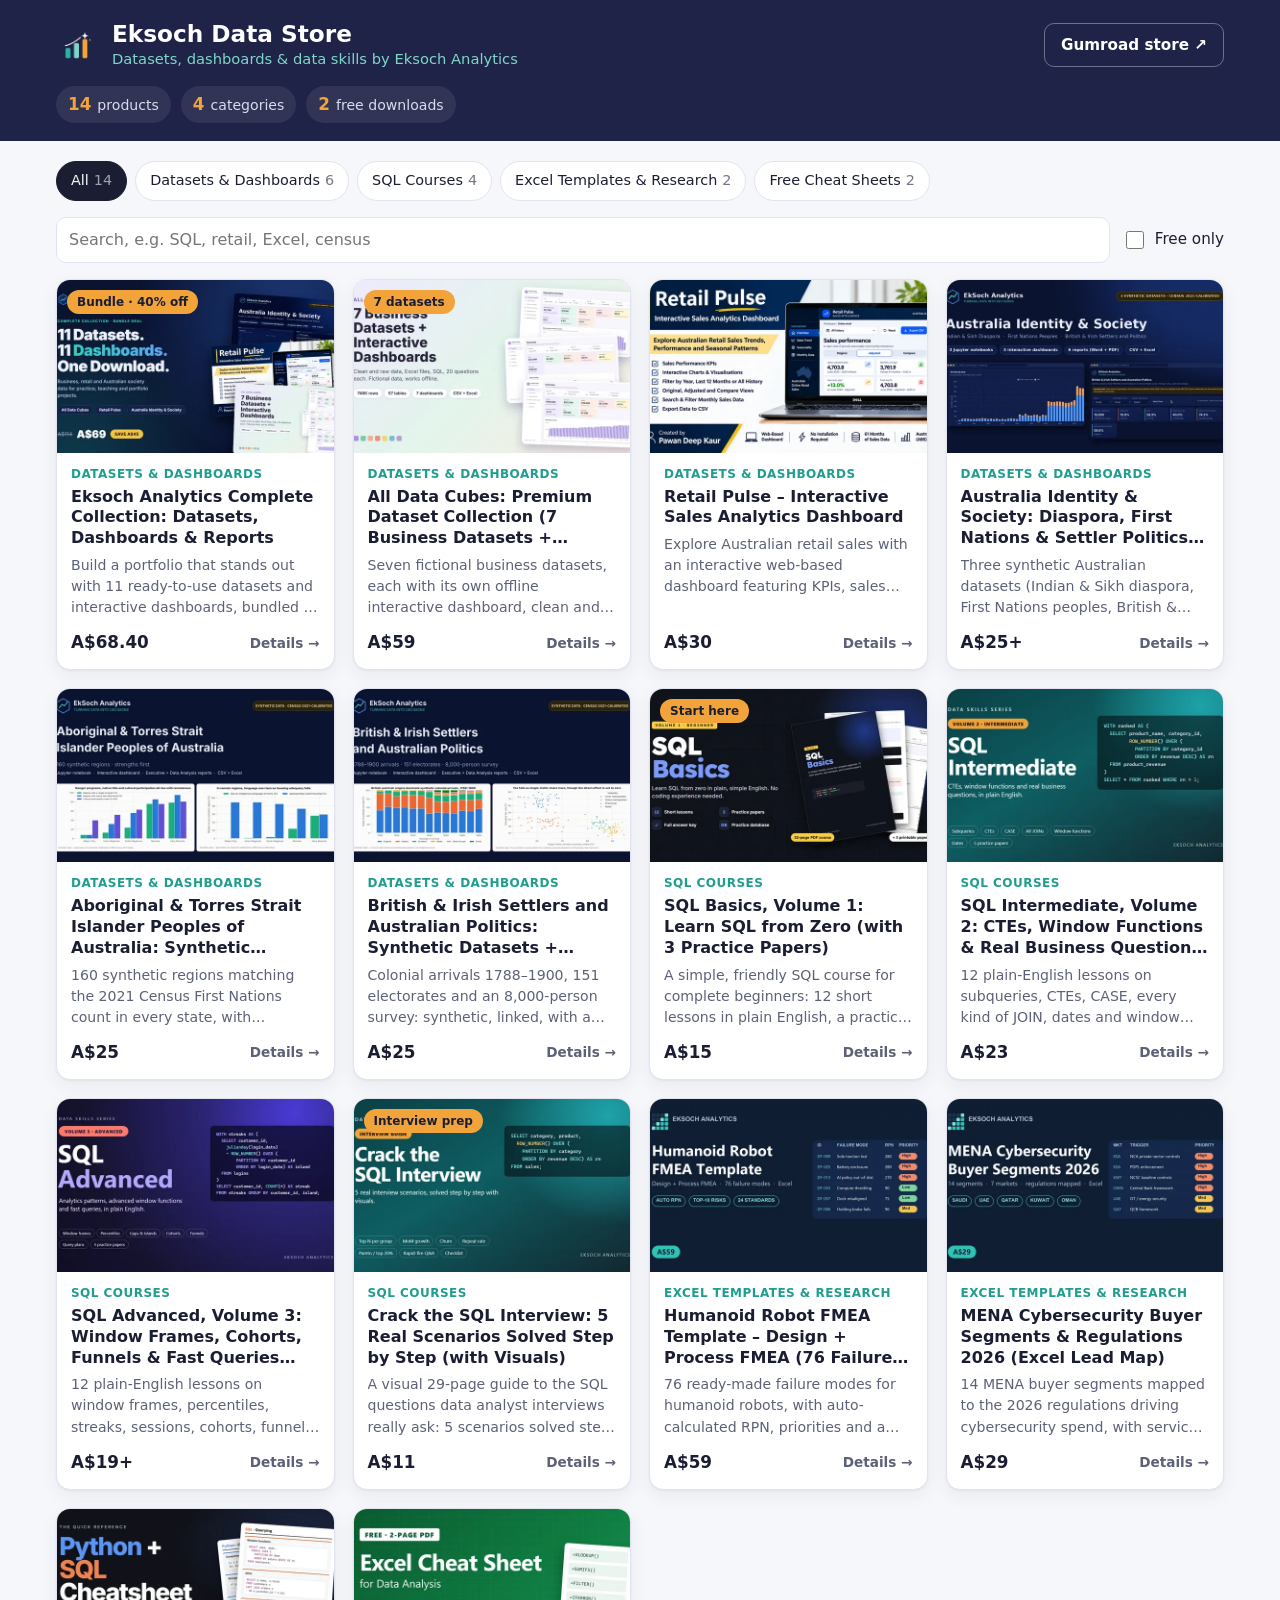
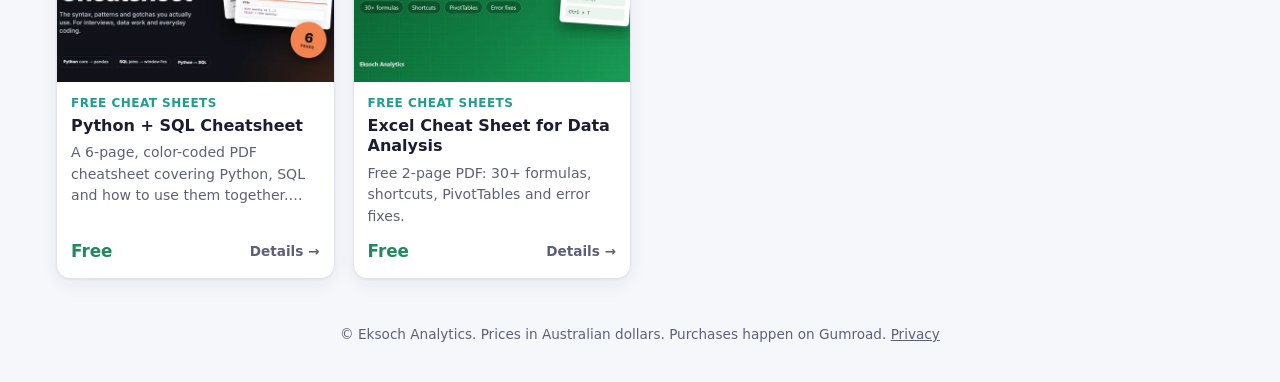
<file: index.html>
<!doctype html>
<html lang="en">
<head>
  <meta charset="utf-8">
  <meta name="viewport" content="width=device-width, initial-scale=1, viewport-fit=cover">
  <title>Eksoch Data Store</title>
  <meta name="description" content="Datasets, dashboards, SQL courses and Excel templates by Eksoch Analytics. Browse the collection, grab the free cheat sheets and buy on Gumroad.">
  <meta name="theme-color" content="#1f2347">
  <link rel="manifest" href="manifest.webmanifest">
  <link rel="icon" href="icons/icon-192.png">
  <link rel="apple-touch-icon" href="icons/icon-192.png">
  <link rel="stylesheet" href="styles.css">
</head>
<body>
  <header class="hero">
    <div class="wrap top">
      <div class="brand">
        <img src="icons/icon-192.png" alt="" width="44" height="44">
        <div>
          <h1>Eksoch Data Store</h1>
          <p>Datasets, dashboards &amp; data skills by Eksoch Analytics</p>
        </div>
      </div>
      <a class="btn ghost" id="store-link" target="_blank" rel="noopener">Gumroad store ↗</a>
    </div>
    <div class="wrap stats" id="stats"></div>
  </header>

  <div class="wrap">
    <nav class="tabs" id="tabs" aria-label="Categories" role="tablist"></nav>

    <section class="toolbar">
      <input type="search" id="search" placeholder="Search, e.g. SQL, retail, Excel, census" aria-label="Search products">
      <label class="toggle"><input type="checkbox" id="free-only"> Free only</label>
    </section>

    <section id="banner" class="banner" hidden></section>

    <main id="grid" class="grid" aria-live="polite"></main>
    <p id="empty" class="empty" hidden>No products match your search.</p>

    <footer>
      <p>© Eksoch Analytics. Prices in Australian dollars. Purchases happen on Gumroad.
        <a href="privacy.html">Privacy</a></p>
    </footer>
  </div>

  <dialog id="viewer" aria-labelledby="v-title">
    <form method="dialog"><button class="close" aria-label="Close">✕</button></form>
    <div class="v-media">
      <img id="v-img" alt="">
      <div id="v-thumbs" class="v-thumbs"></div>
    </div>
    <div class="v-body">
      <p id="v-cat" class="v-cat"></p>
      <h2 id="v-title"></h2>
      <p id="v-summary" class="v-summary"></p>
      <dl id="v-details" class="details"></dl>
      <h3>What you get</h3>
      <ul id="v-highlights" class="highlights"></ul>
      <div class="buy">
        <span id="v-price" class="price big"></span>
        <a id="v-buy" class="btn primary" target="_blank" rel="noopener"></a>
      </div>
      <p class="fine">Opens the product on Gumroad, where you pay and download.</p>
    </div>
  </dialog>

  <script src="app.js"></script>
</body>
</html>
</file>
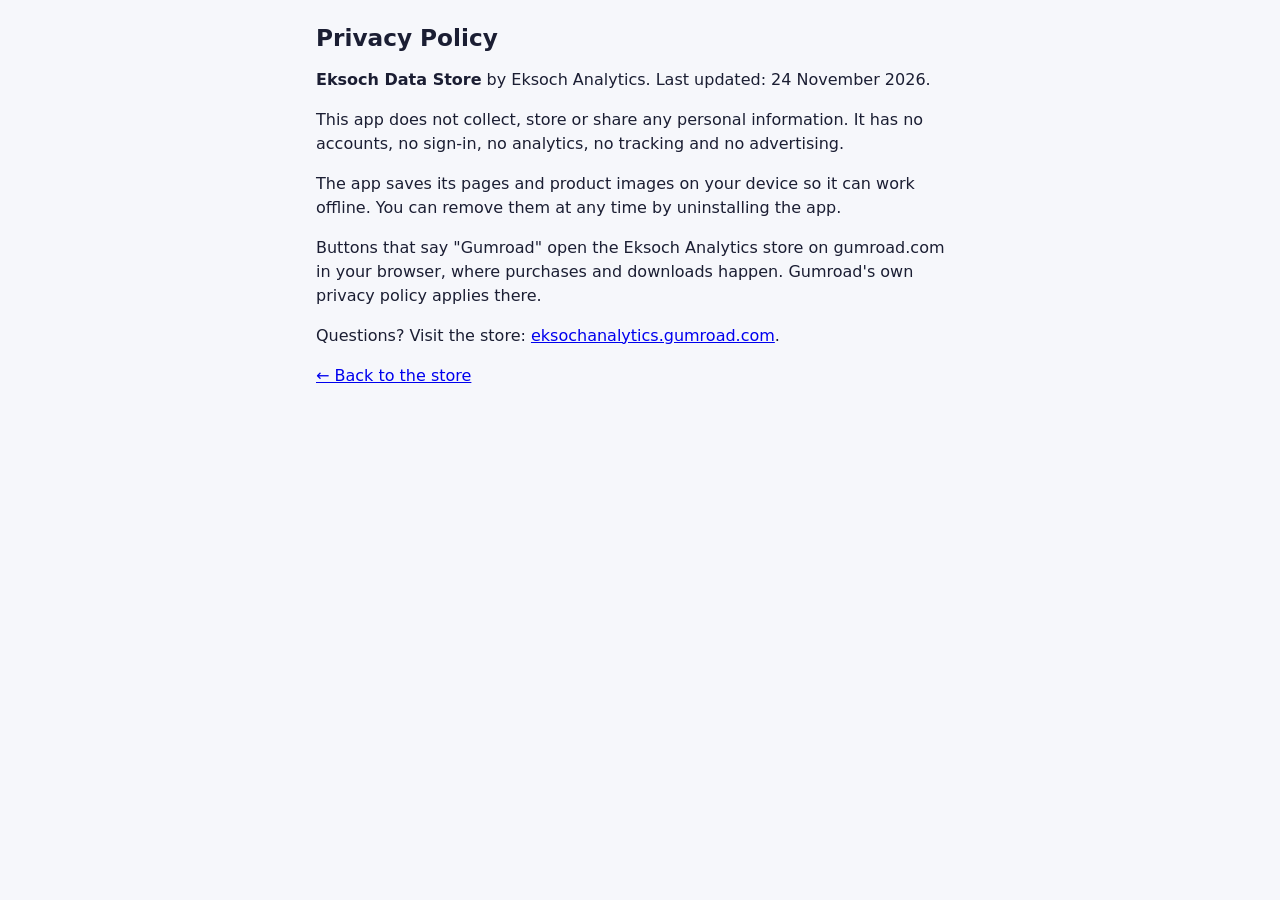
<file: privacy.html>
<!doctype html>
<html lang="en">
<head>
  <meta charset="utf-8">
  <meta name="viewport" content="width=device-width, initial-scale=1">
  <title>Privacy Policy · Eksoch Data Store</title>
  <link rel="stylesheet" href="styles.css">
  <style>main { max-width: 680px; padding: 24px 16px 48px; margin-inline: auto; } h1 { margin-bottom: 16px; }</style>
</head>
<body>
  <main>
    <h1>Privacy Policy</h1>
    <p><strong>Eksoch Data Store</strong> by Eksoch Analytics. Last updated: 24 November 2026.</p>
    <p>This app does not collect, store or share any personal information. It has no accounts,
      no sign-in, no analytics, no tracking and no advertising.</p>
    <p>The app saves its pages and product images on your device so it can work offline.
      You can remove them at any time by uninstalling the app.</p>
    <p>Buttons that say "Gumroad" open the Eksoch Analytics store on gumroad.com in your browser,
      where purchases and downloads happen. Gumroad's own privacy policy applies there.</p>
    <p>Questions? Visit the store:
      <a href="https://eksochanalytics.gumroad.com">eksochanalytics.gumroad.com</a>.</p>
    <p><a href="./">← Back to the store</a></p>
  </main>
</body>
</html>
</file>
<file: styles.css>
:root {
  --bg: #f6f7fb;
  --card: #ffffff;
  --ink: #1b1e33;
  --muted: #5d6178;
  --line: #e1e4ef;
  --navy: #1f2347;
  --teal: #1f9e8f;
  --mint: #7fd6c8;
  --amber: #f2a33a;
  --cream: #fff4e2;
  --accent: #1f2347;
  --accent-ink: #ffffff;
  --free: #1f8a5c;
  --shadow: 0 1px 2px rgba(27, 30, 51, .05), 0 6px 18px rgba(27, 30, 51, .06);
}
@media (prefers-color-scheme: dark) {
  :root {
    --bg: #12142a;
    --card: #1c1f3a;
    --ink: #eef0fa;
    --muted: #a7abc6;
    --line: #2d3156;
    --teal: #4cc7b7;
    --accent: #f2a33a;
    --accent-ink: #12142a;
    --free: #5ccf98;
    --shadow: none;
  }
}

* { box-sizing: border-box; }
[hidden] { display: none !important; }
html { -webkit-text-size-adjust: 100%; }
body {
  margin: 0; background: var(--bg); color: var(--ink);
  font: 16px/1.5 "Segoe UI", system-ui, -apple-system, Roboto, sans-serif;
  padding-bottom: env(safe-area-inset-bottom);
}
.wrap { max-width: 1200px; margin-inline: auto; padding-inline: 16px; }

/* Header */
.hero { background: var(--navy); color: #fff; padding-bottom: 18px; margin-bottom: 16px; }
.top { display: flex; align-items: center; justify-content: space-between; gap: 12px; flex-wrap: wrap; padding-top: 20px; }
.brand { display: flex; align-items: center; gap: 12px; }
.brand img { border-radius: 12px; }
h1 { font-size: 1.45rem; margin: 0; line-height: 1.2; }
.brand p { margin: 0; color: var(--mint); font-size: .92rem; }
.stats { display: flex; gap: 10px; flex-wrap: wrap; padding-top: 16px; }
.stat {
  display: flex; align-items: baseline; gap: 6px; padding: 6px 12px; border-radius: 999px;
  background: rgba(255, 255, 255, .08); font-size: .88rem; color: #d9dcf0;
}
.stat strong { color: var(--amber); font-size: 1.05rem; }

/* Buttons */
.btn {
  display: inline-flex; align-items: center; justify-content: center; gap: 6px;
  padding: 10px 16px; border-radius: 10px; font-weight: 600; font-size: .95rem;
  text-decoration: none; border: 1px solid var(--line); color: var(--ink);
  background: var(--card); cursor: pointer;
}
.btn.primary { background: var(--accent); color: var(--accent-ink); border-color: var(--accent); }
.btn.ghost { background: transparent; color: #fff; border-color: rgba(255, 255, 255, .35); }
.btn.ghost:hover { border-color: var(--amber); }
:is(.btn, .tab, .card, .path button, .thumb):focus-visible { outline: 3px solid var(--amber); outline-offset: 2px; }

/* Tabs and toolbar */
.tabs { display: flex; gap: 8px; overflow-x: auto; padding: 4px 0 8px; scrollbar-width: none; }
.tab {
  flex: none; padding: 8px 14px; border-radius: 999px; border: 1px solid var(--line);
  background: var(--card); color: var(--ink); font: inherit; font-size: .9rem; cursor: pointer;
}
.tab[aria-selected="true"] { background: var(--ink); color: var(--bg); border-color: var(--ink); }
.tab .n { opacity: .6; margin-left: 5px; }
.toolbar { display: flex; gap: 12px; align-items: center; flex-wrap: wrap; padding: 8px 0 16px; }
.toolbar input[type="search"] {
  flex: 1 1 240px; min-width: 0; padding: 10px 12px; border-radius: 10px;
  border: 1px solid var(--line); background: var(--card); color: var(--ink); font: inherit;
}
.toggle { display: flex; align-items: center; gap: 8px; font-size: .95rem; cursor: pointer; }
.toggle input { width: 18px; height: 18px; accent-color: var(--free); }

/* Category banner + learning path */
.banner {
  background: var(--card); border: 1px solid var(--line); border-left: 4px solid var(--teal);
  border-radius: 12px; padding: 12px 16px; margin-bottom: 16px; box-shadow: var(--shadow);
}
.banner p { margin: 0; }
.path { list-style: none; display: flex; flex-wrap: wrap; gap: 8px; margin: 12px 0 2px; padding: 0; }
.path li { display: flex; align-items: center; gap: 8px; }
.path li + li::before { content: "→"; color: var(--muted); }
.path button {
  display: flex; align-items: center; gap: 8px; padding: 6px 12px 6px 6px; border-radius: 999px;
  border: 1px solid var(--line); background: var(--bg); color: var(--ink); font: inherit; font-size: .88rem; cursor: pointer;
}
.path button:hover { border-color: var(--teal); }
.step {
  display: grid; place-items: center; width: 24px; height: 24px; border-radius: 50%;
  background: var(--teal); color: #fff; font-weight: 700; font-size: .8rem;
}

/* Product grid */
.grid { display: grid; gap: 18px; grid-template-columns: repeat(auto-fill, minmax(min(100%, 260px), 1fr)); }
.card {
  position: relative; display: flex; flex-direction: column; text-align: left; overflow: hidden;
  background: var(--card); border: 1px solid var(--line); border-radius: 14px; padding: 0;
  box-shadow: var(--shadow); cursor: pointer; font: inherit; color: inherit;
}
.card:hover { border-color: var(--teal); }
.card:hover .more { color: var(--teal); }
.card .ph { aspect-ratio: 16 / 10; background: var(--navy); overflow: hidden; }
.card .ph img { width: 100%; height: 100%; object-fit: cover; display: block; }
.c-body { display: flex; flex-direction: column; flex: 1; padding: 12px 14px 14px; }
.c-cat { margin: 0; color: var(--teal); font-size: .75rem; font-weight: 700; letter-spacing: .04em; text-transform: uppercase; }
.card .t { font-weight: 650; margin: 4px 0 6px; font-size: 1rem; line-height: 1.3;
  display: -webkit-box; -webkit-line-clamp: 3; -webkit-box-orient: vertical; overflow: hidden; }
.card .s { margin: 0 0 12px; color: var(--muted); font-size: .88rem;
  display: -webkit-box; -webkit-line-clamp: 3; -webkit-box-orient: vertical; overflow: hidden; }
.c-foot { margin-top: auto; display: flex; align-items: center; justify-content: space-between; }
.more { color: var(--muted); font-size: .85rem; font-weight: 600; }
.price { font-weight: 750; font-size: 1.05rem; font-variant-numeric: tabular-nums; }
.price.free { color: var(--free); }
.badge {
  position: absolute; top: 10px; left: 10px; padding: 3px 10px; border-radius: 999px;
  background: var(--amber); color: #1b1e33; font-size: .75rem; font-weight: 700;
}

.empty { text-align: center; color: var(--muted); padding: 40px 0; }
footer { color: var(--muted); font-size: .85rem; text-align: center; padding: 32px 0 24px; }
footer a { color: inherit; }

/* Product viewer */
dialog {
  width: min(860px, calc(100vw - 24px)); max-height: calc(100dvh - 24px);
  border: none; border-radius: 16px; padding: 0; background: var(--card); color: var(--ink); overflow: auto;
}
dialog::backdrop { background: rgba(10, 12, 28, .7); }
dialog .close {
  position: sticky; top: 8px; float: right; margin: 8px 8px -44px 0; z-index: 1;
  width: 36px; height: 36px; border-radius: 50%; border: none; font-size: 1rem;
  background: var(--card); color: var(--ink); cursor: pointer; box-shadow: var(--shadow);
}
.v-media { background: var(--navy); }
#v-img { display: block; width: 100%; max-height: 58dvh; object-fit: contain; }
.v-thumbs { display: flex; gap: 8px; padding: 8px; overflow-x: auto; }
.thumb { flex: none; width: 72px; height: 48px; padding: 0; border-radius: 6px; overflow: hidden;
  border: 2px solid transparent; background: none; cursor: pointer; opacity: .7; }
.thumb[aria-current="true"] { border-color: var(--amber); opacity: 1; }
.thumb img { width: 100%; height: 100%; object-fit: cover; display: block; }
.v-body { padding: 16px 22px 22px; }
.v-cat { margin: 0; color: var(--teal); font-size: .8rem; font-weight: 700; letter-spacing: .04em; text-transform: uppercase; }
.v-body h2 { margin: 4px 0 8px; font-size: 1.3rem; line-height: 1.3; }
.v-summary { margin: 0 0 14px; color: var(--muted); }
.v-body h3 { font-size: 1rem; margin: 16px 0 6px; }
.details {
  display: grid; grid-template-columns: max-content 1fr; gap: 6px 14px; margin: 0;
  padding: 12px 14px; border-radius: 10px; background: var(--bg); font-size: .9rem;
}
.details dt { color: var(--muted); }
.details dd { margin: 0; font-weight: 600; }
.highlights { margin: 0; padding-left: 20px; }
.highlights li { margin: 4px 0; }
.highlights li::marker { color: var(--teal); }
.buy { display: flex; align-items: center; gap: 14px; flex-wrap: wrap; margin-top: 18px; }
.buy .btn { flex: 1 1 220px; padding: 12px 18px; }
.price.big { font-size: 1.5rem; }
.fine { margin: 8px 0 0; color: var(--muted); font-size: .8rem; }

@media (max-width: 480px) {
  .details { grid-template-columns: 1fr; gap: 0 }
  .details dd { margin-bottom: 6px; }
}
</file>
